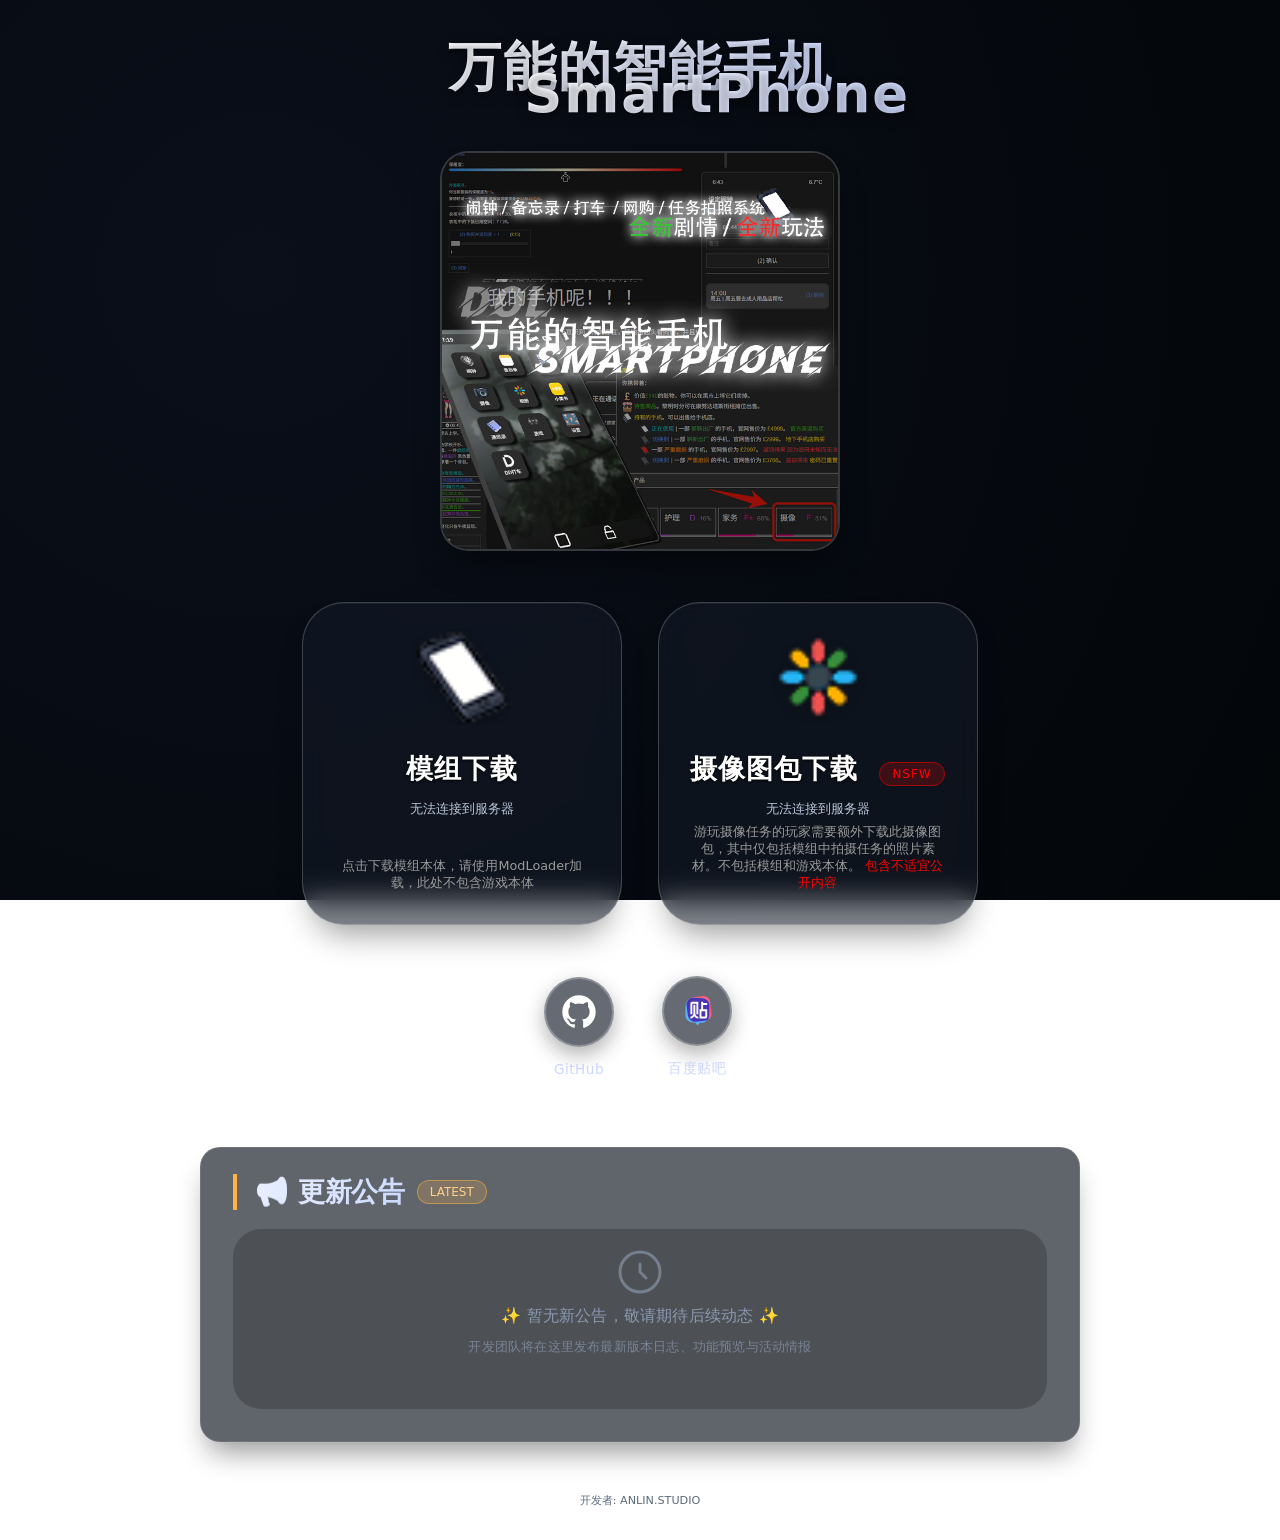
<file: Website/index.html>
<!DOCTYPE html>
<html lang="zh-CN">
<head>
    <meta charset="UTF-8">
    <meta name="viewport" content="width=device-width, initial-scale=1.0, user-scalable=yes">
    <title>万能智能手机 · 下载中心</title>
    <style>
        * {
            margin: 0;
            padding: 0;
            box-sizing: border-box;
            user-select: none;
        }

        body {
            min-height: 100vh;
            background: radial-gradient(circle at 20% 30%, #0a0f1a, #030609);
            background-attachment: fixed;
            font-family: 'Segoe UI', 'Poppins', 'Inter', system-ui, -apple-system, 'Roboto', sans-serif;
            justify-content: center;
            align-items: center;
            padding: 0;
        }

        /* 主容器，让内容垂直排列并居中 */
        .main-container {
            width: 100%;
            display: flex;
            flex-direction: column;
            align-items: center;
            gap: 2.2rem;
            padding: 2rem 1.5rem;
        }

        /* 顶部公告条 — 跳转链接区域 */
        .announcement-banner {
            width: 100%;
            background: rgba(20, 25, 40, 0.55);
            backdrop-filter: blur(12px);
            -webkit-backdrop-filter: blur(12px);
            padding: 0.9rem 1.8rem;
            margin-top: 2rem;
            text-align: center;
            border: 1px solid rgba(255, 255, 255, 0.15);
            box-shadow: 0 8px 20px rgba(0, 0, 0, 0.3), inset 0 1px 0 rgba(255, 255, 255, 0.05);
            transition: all 0.2s ease;
        }

        .announcement-text {
            font-size: 1rem;
            font-weight: 500;
            color: #f0f3fa;
            letter-spacing: 0.3px;
            line-height: 1.45;
            display: inline-block;
            text-shadow: 0 1px 2px rgba(0, 0, 0, 0.2);
        }

        .announcement-text a {
            color: #ffd966;
            font-weight: 700;
            text-decoration: none;
            border-bottom: 2px solid rgba(255, 217, 102, 0.5);
            transition: all 0.2s;
            margin-left: 8px;
            display: inline-block;
        }

        .announcement-text a:hover {
            color: #ffcd38;
            border-bottom-color: #ffcd38;
            transform: scale(1.02);
            text-shadow: 0 0 6px rgba(255, 217, 102, 0.5);
        }

        /* 主标题 毛玻璃加重 */
        .glow-title {
            font-size: 3.3rem;
            font-weight: 800;
            text-align: center;
            background: linear-gradient(135deg, #FFFFFF 0%, #cdd9ff 100%);
            background-clip: text;
            -webkit-background-clip: text;
            color: transparent;
            text-shadow: 0 2px 5px rgba(0, 0, 0, 0.2);
            letter-spacing: 2px;
            margin-bottom: 0.25rem;
            filter: drop-shadow(0 4px 6px rgba(0, 0, 0, 0.4));
        }

        /* 双按钮区域 (水平居中) */
        .buttons-area {
            display: flex;
            flex-wrap: wrap;
            justify-content: center;
            align-items: stretch;
            gap: 2.2rem;
            width: 100%;
            margin: 0.5rem 0;
        }

        /* 毛玻璃卡片按钮样式 — 大尺寸 居中块 */
        .glass-card {
            display: flex;
            flex-direction: column;
            flex: 0 1 320px;

            min-width: 280px;
            width: 320px;
            background: rgba(20, 28, 40, 0.55);
            backdrop-filter: blur(14px);
            -webkit-backdrop-filter: blur(14px);
            border-radius: 42px;
            padding: 1.6rem 1rem 1.8rem 1rem;
            text-align: center;
            transition: transform 0.25s ease, box-shadow 0.3s ease;
            border: 1px solid rgba(255, 255, 255, 0.2);
            box-shadow: 0 20px 32px -12px rgba(0, 0, 0, 0.4), inset 0 0.5px 0 rgba(255,255,255,0.1);
            cursor: pointer;
        }

        .glass-card:hover {
            transform: translateY(-6px);
            background: rgba(30, 38, 55, 0.7);
            border-color: rgba(255, 215, 120, 0.5);
            box-shadow: 0 28px 36px -12px rgba(0, 0, 0, 0.5);
        }

        /* 按钮内图片样式 — 固定合理尺寸且居中 */
        .card-icon {
            width: 96px;
            height: 96px;
            margin: 0 auto 1rem auto;
            display: flex;
            align-items: center;
            justify-content: center;
            overflow: hidden;
        }

        .card-icon img {
            width: 100%;
            height: 100%;
            object-fit: contain;
            filter: drop-shadow(0 4px 6px rgba(0, 0, 0, 0.3));
            transition: transform 0.2s;
        }

        .glass-card:hover .card-icon img {
            transform: scale(1.02);
        }

        .card-title {
            font-size: 1.7rem;
            font-weight: 700;
            color: #ffffff;
            margin: 0.6rem 0 0.3rem;
            letter-spacing: 1px;
            text-shadow: 0 1px 3px black;
        }

        .card-desc {
            font-size: 0.8rem;
            color: #9b9b9b;
            display: inline-block;
            padding: 0.2rem 1rem;
            border-radius: 40px;
            margin-top: 6px;
        }

        .card-fn {
            color: #b9c7d9;
        }

        .card-desc:last-of-type {
            margin-top: auto; /* 将最后一段描述推到底部 */
        }

        /* 海报区域 - 1:1 正方形 */
        .poster-section {
            width: 100%;
            max-width: 400px;
            margin: 0.5rem auto;
        }

        .poster-container {
            position: relative;
            width: 100%;
            aspect-ratio: 1 / 1;
            border-radius: 28px;
            overflow: hidden;
            background: rgba(0, 0, 0, 0.3);
            backdrop-filter: blur(8px);
            border: 2px solid rgba(255, 255, 255, 0.2);
            box-shadow: 0 20px 32px -12px rgba(0, 0, 0, 0.5);
            transition: transform 0.3s ease, box-shadow 0.3s ease;
        }

        .poster-container img {
            width: 100%;
            height: 100%;
            object-fit: cover;
            display: block;
        }

        /* 圆形链接按钮区域 */
        .social-links {
            display: flex;
            justify-content: center;
            align-items: center;
            gap: 2rem;
            margin: 0.5rem 0 1rem;
            flex-wrap: wrap;
        }

        .circle-link {
            display: flex;
            flex-direction: column;
            align-items: center;
            gap: 0.6rem;
            text-decoration: none;
            transition: transform 0.2s ease;
            cursor: pointer;
        }

        .circle-link:hover {
            transform: translateY(-4px);
        }

        .circle-icon {
            width: 70px;
            height: 70px;
            background: rgba(20, 28, 40, 0.65);
            backdrop-filter: blur(12px);
            border-radius: 50%;
            display: flex;
            align-items: center;
            justify-content: center;
            border: 2px solid rgba(255, 255, 255, 0.25);
            box-shadow: 0 8px 20px rgba(0, 0, 0, 0.3);
            transition: all 0.2s ease;
        }

        .circle-link:hover .circle-icon {
            background: rgba(255, 180, 70, 0.3);
            border-color: rgba(255, 200, 100, 0.7);
            box-shadow: 0 0 18px rgba(255, 180, 70, 0.3);
        }

        .circle-icon svg {
            width: 40px;
            height: 40px;
            transition: transform 0.2s;
        }

        .circle-link:hover .circle-icon svg {
            transform: scale(1.05);
        }

        .circle-label {
            font-size: 0.85rem;
            font-weight: 500;
            color: #cdd9ff;
            padding: 0.3rem 1rem;
            border-radius: 40px;
            letter-spacing: 0.5px;
        }

        /* 更新公告区域 — 毛玻璃效果 */
        .update-section {
            width: 100%;
            max-width: 880px;
            background: rgba(12, 18, 28, 0.65);
            backdrop-filter: blur(12px);
            -webkit-backdrop-filter: blur(12px);
            border-radius: 20px;
            padding: 1.6rem 2rem 2rem 2rem;
            margin-top: 0.8rem;
            border: 1px solid rgba(255, 255, 255, 0.1);
            box-shadow: 0 18px 28px -8px rgba(0, 0, 0, 0.4);
            transition: all 0.2s;
        }

        .update-header {
            display: flex;
            align-items: center;
            gap: 12px;
            margin-bottom: 1.2rem;
            border-left: 4px solid #ffb347;
            padding-left: 18px;
        }

        .update-header h2 {
            font-size: 1.7rem;
            font-weight: 600;
            background: linear-gradient(120deg, #e9f0ff, #cbd9ff);
            background-clip: text;
            -webkit-background-clip: text;
            color: transparent;
            letter-spacing: -0.3px;
        }

        .update-badge {
            background: rgba(255, 180, 70, 0.2);
            padding: 4px 12px;
            border-radius: 60px;
            font-size: 0.75rem;
            font-weight: 500;
            color: #ffcf8a;
            border: 0.5px solid rgba(255, 180, 70, 0.5);
        }

        .error {
            color: red;
            background: rgba(255, 0, 0, 0.2);
            border: 0.5px solid rgba(255, 0, 0, 0.5);
            text-shadow: none;
        }

        .update-content {
            color: #cbd5e6;
            font-size: 1rem;
            line-height: 1.55;
            background: rgba(0, 0, 0, 0.2);
            border-radius: 28px;
            padding: 1.2rem 1.5rem;
            min-height: 180px;
            word-break: break-word;
            font-weight: 400;
            letter-spacing: 0.2px;
        }

        /* 留空提示占位符 (表示待更新) */
        .empty-placeholder {
            display: flex;
            flex-direction: column;
            align-items: center;
            justify-content: center;
            gap: 8px;
            color: #8a99b0;
        }

        .empty-placeholder svg {
            opacity: 0.5;
        }

        .empty-placeholder p {
            font-size: 1rem;
            font-weight: 400;
        }

        /* 响应式 */
        @media (max-width: 760px) {
            .buttons-area {
                gap: 1.5rem;
            }
            .glass-card {
                width: 280px;
                padding: 1.2rem 0.8rem 1.4rem;
            }
            .card-icon {
                width: 76px;
                height: 76px;
            }
            .card-title {
                font-size: 1.4rem;
            }
            .glow-title {
                font-size: 2.4rem;
            }
            .announcement-text {
                font-size: 0.85rem;
            }
            .update-content {
                padding: 0;
            }
            .update-section {
                padding: 1rem 1.2rem;
                border-radius: 10px;
            }
            .circle-icon {
                width: 55px;
                height: 55px;
            }
            .circle-icon svg {
                width: 30px;
                height: 30px;
            }
            .circle-label {
                font-size: 0.7rem;
            }
            .poster-section {
                max-width: 280px;
            }
        }

        .glass-card:active {
            transform: scale(0.98);
            transition: 0.05s;
        }

        a {
            text-decoration: none;
        }

        footer {
            text-align: center;
            font-size: 0.7rem;
            color: #5a6b7c;
            margin-top: 1rem;
        }
    </style>
</head>
<body>
<!-- 最上方 跳转链接 活动入口 -->
<!-- <div class="announcement-banner">
    <div class="announcement-text">
        拍照任务投稿通道已经开启 | 分享你的拍照任务，帮助其他玩家完成挑战！<br>
        您需要提供的：完成条件、相关名声、配图文案、图片（可选、可以使用AI画出大概的你期望的样子，我们视质量使用）和多条可能的预设评论。<br>
        <a href="https://dol.alseece.top/submit.html" target="_blank" rel="noopener noreferrer">快来参与活动吧 🚀</a>
    </div>
</div> -->
<div class="main-container">
    <!-- 主标题：万能的智能手机 -->
    <div class="glow-title">
        万能的智能手机
    </div>
    <div class="glow-title" style="position: absolute; transform: translateX(20%) translateY(50%);">
        SmartPhone
    </div>
    <div id="version" class="glow-title" style="font-size: 2rem; color: #008fff2e;">
        VERSION
    </div>

    <!-- 1:1 海报显示区域 (根目录 poster.jpg) -->
    <div class="poster-section">
        <div class="poster-container">
            <img src="assets/poster.jpg" alt="万能智能手机海报" onerror="this.onerror=null; this.src='data:image/svg+xml,%3Csvg xmlns=\'http://www.w3.org/2000/svg\' viewBox=\'0 0 400 400\'%3E%3Crect width=\'400\' height=\'400\' fill=\'%231a2538\'/%3E%3Ctext x=\'200\' y=\'200\' font-size=\'20\' text-anchor=\'middle\' fill=\'%238a99b0\'%3E海报加载中...%3C/text%3E%3C/svg%3E';">
        </div>
    </div>

    <!-- 两个大按钮居中，间距适中 (毛玻璃效果 + 图片) -->
    <div class="buttons-area">
        <!-- 模组下载按钮 -->
        <div class="glass-card" id="modBtn">
            <div class="card-icon">
                <img src="assets/phone.png" alt="模组下载">
            </div>
            <div class="card-title">模组下载</div>
            <div id="modDesc" class="card-desc card-fn"></div>
            <div class="card-desc">点击下载模组本体，请使用ModLoader加载，此处不包含游戏本体</div>
        </div>

        <!-- 摄像图包下载按钮 -->
        <div class="glass-card" id="photoBtn">
            <div class="card-icon">
                <img src="assets/album.png" alt="摄像图包下载">
            </div>
            <div class="card-title">摄像图包下载&nbsp;&nbsp;<span class="update-badge error">NSFW</span></div>
            <div id="photoDesc" class="card-desc card-fn"></div>
            <div class="card-desc">
                游玩摄像任务的玩家需要额外下载此摄像图包，其中仅包括模组中拍摄任务的照片素材。不包括模组和游戏本体。
                <span style="color: red">包含不适宜公开内容</span>
            </div>
        </div>
    </div>

    <!-- 两个圆形链接按钮 (GitHub + 百度贴吧) -->
    <div class="social-links">
        <a href="https://github.com/ANLINSTUDIO/Degrees-of-Lewdity-DolSmartPhone" class="circle-link" target="_blank" rel="noopener noreferrer">
            <div class="circle-icon">
                <svg viewBox="0 0 24 24" fill="none" xmlns="http://www.w3.org/2000/svg">
                    <path d="M12 2C6.477 2 2 6.477 2 12c0 4.42 2.865 8.166 6.839 9.489.5.092.682-.217.682-.482 0-.237-.008-.866-.013-1.7-2.782.603-3.369-1.34-3.369-1.34-.454-1.156-1.11-1.462-1.11-1.462-.908-.62.069-.608.069-.608 1.003.07 1.531 1.03 1.531 1.03.892 1.529 2.341 1.087 2.91.832.092-.647.35-1.088.636-1.338-2.22-.253-4.555-1.11-4.555-4.943 0-1.091.39-1.984 1.03-2.682-.103-.253-.447-1.27.098-2.646 0 0 .84-.269 2.75 1.025.8-.223 1.65-.334 2.5-.334.85 0 1.7.111 2.5.334 1.91-1.294 2.75-1.025 2.75-1.025.545 1.376.201 2.393.099 2.646.64.698 1.03 1.591 1.03 2.682 0 3.841-2.337 4.687-4.565 4.935.359.309.678.919.678 1.852 0 1.336-.012 2.415-.012 2.743 0 .267.18.578.688.48C19.138 20.161 22 16.418 22 12c0-5.523-4.477-10-10-10z" fill="white"/>
                </svg>
            </div>
            <span class="circle-label">GitHub</span>
        </a>
        <a href="https://tieba.baidu.com/p/10532612839" class="circle-link" target="_blank" rel="noopener noreferrer">
            <div class="circle-icon">
                <svg t="1774760840816" class="icon" viewBox="0 0 1024 1024" version="1.1" xmlns="http://www.w3.org/2000/svg" p-id="4500" width="200" height="200"><path d="M222.059497 183.140732m192.574849-23.645218l220.979639-27.132888q192.574849-23.645218 216.220068 168.929631l29.661613 241.574449q23.645218 192.574849-168.929631 216.220068l-220.97964 27.132888q-192.574849 23.645218-216.220067-168.929631l-29.661613-241.57445q-23.645218-192.574849 168.929631-216.220067Z" fill="#FC607E" p-id="4501"></path><path d="M421.123518 175.640181a194.021053 194.021053 0 0 1 1.310105 0.056337l222.800425 8.481202a194.021053 194.021053 0 0 1 186.484851 200.056192l-7.642653 242.896869a194.021053 194.021053 0 0 1-201.362573 187.785544l-41.415643-1.647934-50.091415 65.228284a7.168 7.168 0 0 1-0.616591 0.727301l-0.683221 0.626884a7.168 7.168 0 0 1-10.050999-1.372267l-53.667761-69.592594-66.281362-2.50437A194.021053 194.021053 0 0 1 213.368336 606.332006l7.74964-242.910005A194.021053 194.021053 0 0 1 421.123518 175.640181z" fill="#58B6FD" p-id="4502"></path><path d="M421.187368 175.696842h1.239579l222.800842 8.515369a194.021053 194.021053 0 0 1 186.47579 200.003368l-7.653053 242.957474a193.104842 193.104842 0 0 1-35.570526 106.010947 194.775579 194.775579 0 0 1-75.883789 25.869474l-220.968422 27.162947a194.021053 194.021053 0 0 1-216.225684-168.96l-29.642105-241.55621a193.805474 193.805474 0 0 1 64.512-169.445053c31.905684-20.48 70.117053-31.905684 110.915368-30.612211z" fill="#4835B1" p-id="4503"></path><path d="M619.250526 277.719579a4.311579 4.311579 0 0 1 4.688842-4.688842h39.882106c2.425263-0.161684 4.527158 2.155789 4.311579 4.634947v31.797895h101.645473c2.640842-0.269474 4.904421 2.155789 4.581053 4.850526v40.04379c0.053895 1.455158-0.215579 3.018105-1.347368 3.98821-1.616842 1.562947-3.934316 1.077895-5.928422 1.185684h-98.950736V466.728421h100.24421c2.694737-0.323368 4.904421 2.209684 4.581053 4.850526v183.781053a50.607158 50.607158 0 0 1-9.054316 29.049263 49.044211 49.044211 0 0 1-28.564211 19.671579c-6.736842 1.724632-13.689263 1.293474-20.587789 1.347369h-132.527158c-1.401263 0-2.910316-0.269474-3.826526-1.401264-1.616842-1.832421-1.024-4.473263-1.13179-6.736842V474.327579c0.107789-2.048-0.431158-4.473263 1.077895-6.144 0.916211-1.239579 2.479158-1.509053 3.934316-1.455158h36.917895V277.719579m7.006315 377.640421h97.872842V516.742737H626.256842c-0.161684 46.187789 0 92.375579-0.053895 138.617263zM353.441684 293.025684a48.505263 48.505263 0 0 1 38.049684-19.240421h149.773474a4.203789 4.203789 0 0 1 4.419369 3.395369c0.269474 1.940211 0.107789 3.988211 0.161684 5.928421v307.146105c0.377263 2.694737-1.940211 5.389474-4.634948 5.12h-39.774315a4.311579 4.311579 0 0 1-4.527158-4.419369V323.745684H392.030316v261.712842c-0.053895 2.155789 0.107789 4.311579-0.161684 6.467369a4.257684 4.257684 0 0 1-4.365474 3.449263h-39.882105a4.311579 4.311579 0 0 1-4.527158-4.419369V324.446316a50.714947 50.714947 0 0 1 10.24-31.474527z" fill="#FFFFFF" p-id="4504"></path><path d="M420.001684 357.052632c-0.269474-2.586947 2.048-4.958316 4.581053-4.688843h39.774316A4.203789 4.203789 0 0 1 468.884211 355.705263c0.215579 2.048 0.107789 4.096 0.107789 6.090105v192.458106c0.053895 10.024421-0.377263 20.048842 1.293474 29.965473 3.125895 20.48 13.042526 40.043789 28.887579 53.194106 12.449684 10.509474 28.079158 16.707368 44.085894 18.593684 2.155789-0.161684 2.694737 2.317474 2.640842 3.98821v40.04379c0.107789 1.778526-0.323368 3.772632-1.832421 4.850526-1.832421 1.832421-4.527158 0.916211-6.790736 0.700632a126.976 126.976 0 0 1-64.943158-27.917474 146.593684 146.593684 0 0 1-27.701895-30.342737c-0.538947 0.323368-0.862316 0.916211-1.239579 1.401263a136.084211 136.084211 0 0 1-56.912842 47.481264c-12.072421 5.281684-24.953263 8.623158-38.049684 9.862736-2.694737 0.538947-5.281684-1.886316-5.22779-4.634947-0.107789-13.797053 0-27.594105 0-41.391158a5.820632 5.820632 0 0 1 1.347369-4.096c20.641684-2.694737 40.097684-13.527579 53.786947-29.58821 13.689263-15.791158 21.557895-36.702316 21.719579-57.829053V357.052632z" fill="#FFFFFF" p-id="4505"></path></svg>
            </div>
            <span class="circle-label">百度贴吧</span>
        </a>
    </div>

    <!-- 更新公告区域 -->
    <div class="update-section">
        <div class="update-header">
            <h2>📢 更新公告</h2>
            <div class="update-badge">LATEST</div>
        </div>
        <div class="update-content" id="updateContent">
            <div class="empty-placeholder">
                <svg width="48" height="48" viewBox="0 0 24 24" fill="none" xmlns="http://www.w3.org/2000/svg">
                    <path d="M12 8V12L15 15M12 22C17.5228 22 22 17.5228 22 12C22 6.47715 17.5228 2 12 2C6.47715 2 2 6.47715 2 12C2 17.5228 6.47715 22 12 22Z" stroke="#9aaec5" stroke-width="1.5" stroke-linecap="round"/>
                </svg>
                <p>✨ 暂无新公告，敬请期待后续动态 ✨</p>
                <p style="font-size:0.8rem; opacity:0.7;">开发团队将在这里发布最新版本日志、功能预览与活动情报</p>
            </div>
            <div id="update-content-inner" style="text-align: start; display: none;"></div>
        </div>
    </div>
    <footer>
        开发者: ANLIN.STUDIO
    </footer>
</div>

<script>
    (async function() {
        // 定义准确的下载链接
        const MOD_API_KEY = "DoL-SmartPhone-Self";
        const PHOTO_API_KEY = "DoL-SmartPhone-PhotoPack";
        const API_URL = "https://sb.alseece.top/2/value.php";

        // 从URL中提取文件名
        function getFileNameFromUrl(url) {
            try {
                const urlWithoutQuery = url.split('?')[0];
                const parts = urlWithoutQuery.split('/');
                return decodeURIComponent(parts.pop()) || '未知文件';
            } catch (e) {
                return '下载文件';
            }
        }

        async function fetchDownloadUrl(key, nocount = true) {
            try {
                const response = await fetch(`${API_URL}?key=${encodeURIComponent(key)}&nocount=${nocount ? 1 : 0}`, {
                    mode: 'cors',
                    credentials: 'omit'
                });
                
                if (!response.ok) {
                    throw new Error(`HTTP ${response.status}`);
                }
                
                const data = await response.json();
                
                if (data.error) {
                    throw new Error(data.error);
                }
                
                return data.value;
            } catch (error) {
                console.error(`获取 ${key} 失败:`, error);
                return null;
            }
        }

        // 获取模组下载链接
        const MOD_URL = await fetchDownloadUrl(MOD_API_KEY);
        // 获取摄像图包下载链接
        const PHOTO_URL = await fetchDownloadUrl(PHOTO_API_KEY);
 
        // 动态设置描述文本
        const modDesc = document.getElementById('modDesc');
        const photoDesc = document.getElementById('photoDesc');
        if (modDesc && MOD_URL) {
            modDesc.textContent = getFileNameFromUrl(MOD_URL);
        } else if (modDesc) {
            modDesc.textContent = '无法连接到服务器';
        }
        if (photoDesc && PHOTO_URL) {
            photoDesc.textContent = getFileNameFromUrl(PHOTO_URL);
        } else if (photoDesc) {
            photoDesc.textContent = '无法连接到服务器';
        }

        // 异步获取最新版本和公告内容
        (async function() {
            const element = document.querySelector('#update-content-inner');
            const placeholder = document.querySelector('.empty-placeholder');
            if (!element) return;
            try {
                const response = await fetch('https://sb.alseece.top/2/value.php?key=DoL-SmartPhone-Notice&nocount=1', {
                    mode: 'cors',
                    credentials: 'omit'
                });
                const data = await response.json();
                if (data && !data.error && data.value) {
                    let content = data.value;
                    content = content.replaceAll('\n', '<br>');
                    element.innerHTML = content;
                    element.style.display = 'block';
                    if (placeholder) placeholder.style.display = 'none';
                }
            } catch (error) {
                console.log('公告加载失败，使用默认占位');
                if (placeholder) placeholder.style.display = 'flex';
                element.style.display = 'none';
            }

            const element_version = document.querySelector('#version');
            if (!element_version) return;
            try {
                const response = await fetch('https://sb.alseece.top/2/value.php?key=DoL-SmartPhone-LastestVersion&nocount=1', {
                    mode: 'cors',
                    credentials: 'omit'
                });
                const data = await response.json();
                if (data && !data.error && data.value) {
                    let content = data.value;
                    content = content.replaceAll('\n', '<br>');
                    element_version.innerHTML = content;
                }
            } catch (error) {
                element_version.style.display = 'none';
            }
        })();

        // 获取按钮元素
        const modBtn = document.getElementById('modBtn');
        const photoBtn = document.getElementById('photoBtn');

        // 下载函数
        function triggerDownload(key) {
            if (!key) return;
            (async function() {
                const url = await fetchDownloadUrl(key, false);
                if (!url) {
                    alert('下载链接获取失败，请稍后再试');
                    return;
                }
                const link = document.createElement('a');
                link.href = url;
                const urlParts = url.split('/');
                let suggestedName = urlParts.pop() || 'download.zip';
                if (suggestedName.indexOf('?') !== -1) suggestedName = suggestedName.split('?')[0];
                link.download = suggestedName;
                document.body.appendChild(link);
                link.click();
                document.body.removeChild(link);
            })();
        }

        // 绑定下载事件
        modBtn.addEventListener('click', (e) => {
            e.stopPropagation();
            triggerDownload(MOD_API_KEY);
        });

        photoBtn.addEventListener('click', (e) => {
            e.stopPropagation();
            triggerDownload(PHOTO_API_KEY);
        });

        // 键盘可访问性
        modBtn.setAttribute('role', 'button');
        modBtn.setAttribute('tabindex', '0');
        photoBtn.setAttribute('role', 'button');
        photoBtn.setAttribute('tabindex', '0');

        modBtn.addEventListener('keypress', (e) => {
            if (e.key === 'Enter' || e.key === ' ') {
                e.preventDefault();
                triggerDownload(MOD_API_KEY);
            }
        });
        photoBtn.addEventListener('keypress', (e) => {
            if (e.key === 'Enter' || e.key === ' ') {
                e.preventDefault();
                triggerDownload(PHOTO_API_KEY);
            }
        });
    })();
</script>
</body>
</html>
</file>
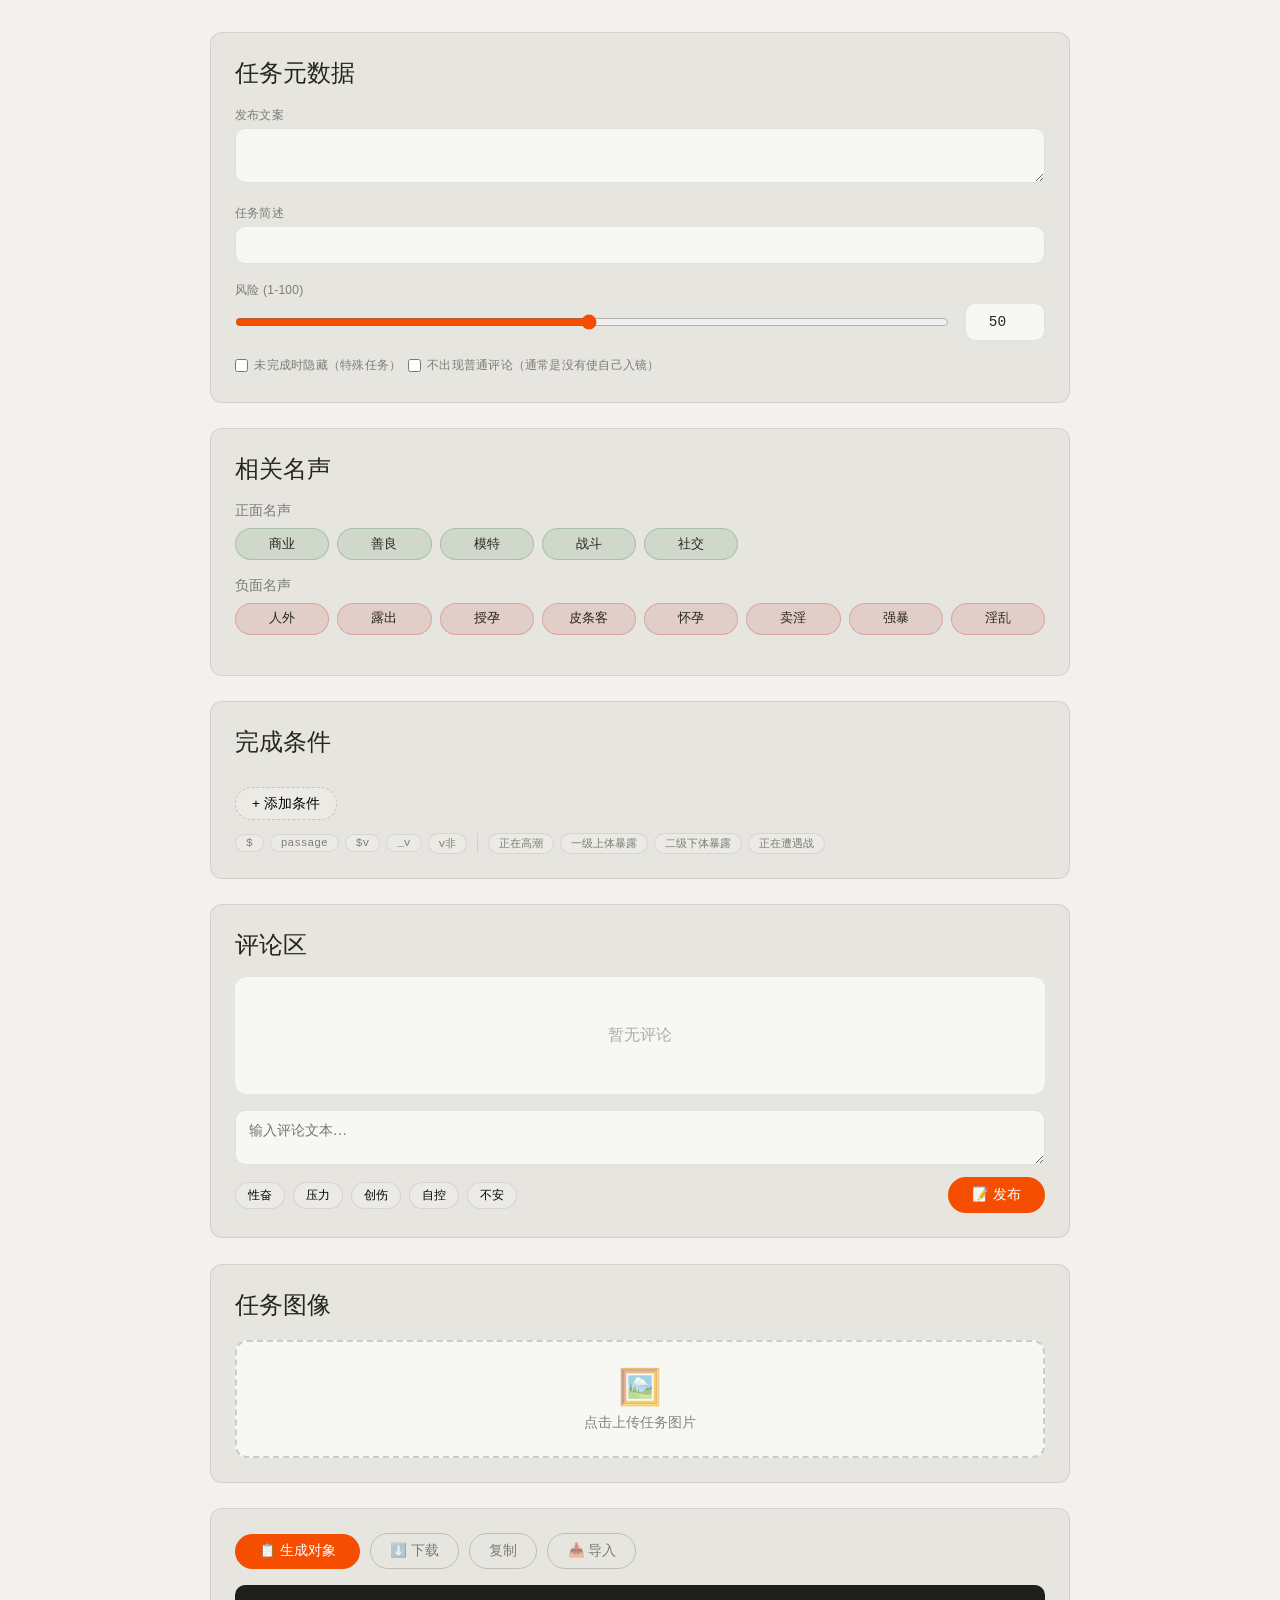
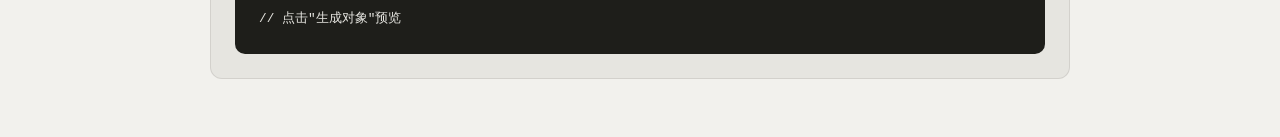
<file: Website/tasks/index.html>
<!DOCTYPE html>
<html lang="zh-CN">
<head>
    <meta charset="UTF-8">
    <meta name="viewport" content="width=device-width, initial-scale=1.0, viewport-fit=cover">
    <title>DoL · 摄像任务编辑器</title>
    <link rel="stylesheet" href="styles.css">
</head>
<body>
    <div class="app">
        <div class="card">
            <div class="card-header"><h2>任务元数据</h2></div>
            <div><label>发布文案</label><textarea id="taskMsg" rows="2"></textarea></div>
            <div class="mt-3"><label>任务简述</label><input id="taskDesc"></div>
            <div class="mt-3"><label>风险 (1-100)</label>
                <div class="slider-group">
                    <input type="range" id="riskSlider" min="1" max="100" value="50">
                    <input type="number" id="riskInput" class="risk-value" min="1" max="100" value="50">
                </div>
            </div>
            <div class="flex-row mt-3 horizontal-check">
                <label><input type="checkbox" id="hideCheck"> 未完成时隐藏（特殊任务）</label>
                <label><input type="checkbox" id="uncommonCheck"> 不出现普通评论（通常是没有使自己入镜）</label>
            </div>
        </div>

        <div class="card">
            <div class="card-header"><h2>相关名声</h2></div>
            <div class="fame-section">
                <h3>正面名声</h3>
                <div class="fame-grid" id="famePositive"></div>
            </div>
            <div class="fame-section">
                <h3>负面名声</h3>
                <div class="fame-grid" id="fameNegative"></div>
            </div>
            <input type="hidden" id="famesHidden">
        </div>

        <div class="card">
            <div class="card-header"><h2>完成条件</h2></div>
            <div id="conditionsList" class="kv-list"></div>
            <button class="add-btn mt-2" id="addConditionBtn">+ 添加条件</button>
            <div class="flex-row mt-2" style="gap:6px;">
                <button class="quick-key-btn" data-key="$" data-value="() => { return |*| }" data-action="cursor">$</button>
                <button class="quick-key-btn" data-key="passage" data-action="focus">passage</button>
                <button class="quick-key-btn" data-key="$v" data-action="select" data-select="v">$v</button>
                <button class="quick-key-btn" data-key="_v" data-action="select" data-select="v">_v</button>
                <button class="quick-key-btn" data-key="v非" data-action="select" data-select="v">v非</button>
                <span class="quick-separator"></span>
                <button class="quick-key-btn" data-key="$havingOrgasm" data-value="true">正在高潮</button>
                <button class="quick-key-btn" data-key="exposed" data-value="1">一级上体暴露</button>
                <button class="quick-key-btn" data-key="exposed" data-value="2">二级下体暴露</button>
                <button class="quick-key-btn" data-key="combat" data-value="1">正在遭遇战</button>
            </div>
        </div>

        <div class="card">
            <div class="card-header"><h2>评论区</h2></div>
            <div class="comment-section" id="commentSection">
                <div id="commentList"></div>
            </div>
            <div class="input-area">
                <div class="reply-indicator" id="replyIndicator" style="display:none;">
                    ↩️ 回复 <strong id="replyTargetName"></strong>
                    <button class="cancel-reply-btn" id="cancelReplyBtn">✕</button>
                </div>
                <textarea id="commentInput" rows="2" placeholder="输入评论文本…"></textarea>
                <div class="flex-row" style="justify-content:space-between; margin-top:8px;">
                    <div class="effect-bar" id="effectBar"></div>
                    <div class="flex-row">
                        <button class="btn-outline" id="cancelReplyBtn2" style="display:none;">取消回复</button>
                        <button class="btn-primary" id="publishBtn">📝 发布</button>
                    </div>
                </div>
            </div>
        </div>

        <div class="card">
            <div class="card-header"><h2>任务图像</h2></div>
            <!-- 图像上传区域 -->
            <div class="image-upload-section">
                <div class="image-upload-area" id="imageUploadArea">
                    <div class="image-upload-placeholder" id="imagePlaceholder">
                        <span class="upload-icon">🖼️</span>
                        <span class="upload-text">点击上传任务图片</span>
                    </div>
                    <img id="imagePreview" class="image-preview" style="display:none;" alt="任务图片预览">
                    <button class="btn-outline image-remove-btn" id="imageRemoveBtn" style="display:none;">✕ 移除图片</button>
                    <input type="file" id="imageInput" accept="image/*" style="display:none;">
                </div>
            </div>
        </div>

        <div class="card export-area">
            <div class="flex-row">
                <button class="btn-primary" id="exportBtn">📋 生成对象</button>
                <button class="btn-outline" id="downloadBtn">⬇️ 下载</button>
                <button class="btn-outline" id="copyBtn">复制</button>
                <button class="btn-outline" id="importBtn">📥 导入</button>
            </div>
            <pre id="outputPreview" class="mt-3">// 点击"生成对象"预览</pre>
        </div>
    </div>

    <!-- 编辑模态框 -->
    <div id="editModal" class="modal-overlay" style="display:none;">
        <div class="modal-card">
            <h3 id="editModalTitle">✏️ 编辑评论</h3>
            <div><label>文本</label><textarea id="editText" rows="2"></textarea></div>
            <div class="mt-2"><label>影响标签</label><div id="editEffectPanel"></div></div>
            <div class="mt-2" id="editCondBlock">
                <label>条件 ( 条件表达式 如 "V.fame.social&gt;400" 或 "C.npc.Avery.love&lt;50" )</label>
                <input id="editCond">
                <div class="flex-row mt-2 horizontal-check">
                    <label><input type="checkbox" id="editAutoFunc" checked> 自动转为函数</label>
                    <label><input type="checkbox" id="editEnableElse"> 启用否条件评论</label>
                </div>
            </div>
            <div id="editCondReadonly" style="display:none;" class="mt-2">
                <label>条件说明</label>
                <div style="padding:0.6rem;background:var(--bg-lighter);border-radius:8px;font-size:0.8rem;color:var(--text-secondary);" id="readonlyCondText"></div>
            </div>
            <div class="flex-row mt-3" style="justify-content:space-between;">
                <button class="btn-outline" id="editDeleteBtn">🗑️ 删除</button>
                <div class="flex-row">
                    <button class="btn-outline" id="editCancelBtn">取消</button>
                    <button class="btn-primary" id="editConfirmBtn">确认</button>
                </div>
            </div>
        </div>
    </div>

    <!-- 自定义确认框 -->
    <div id="confirmModal" class="modal-overlay" style="display:none;">
        <div class="modal-card" style="max-width:360px; text-align:center;">
            <p id="confirmMessage" style="margin-bottom:1.5rem; font-size:1rem;"></p>
            <div class="flex-row" style="justify-content:center; gap:12px;">
                <button class="btn-outline" id="confirmCancel">取消</button>
                <button class="btn-primary" id="confirmOk">确定</button>
            </div>
        </div>
    </div>

    <!-- 导入模态框 -->
    <div id="importModal" class="modal-overlay" style="display:none;">
        <div class="modal-card">
            <h3>📥 导入对象数据</h3>
            <textarea id="importJson" rows="15" placeholder="粘贴 JSON 数据..."></textarea>
            <div class="flex-row mt-3" style="justify-content:flex-end; gap:12px;">
                <button class="btn-outline" id="importCancel">取消</button>
                <button class="btn-primary" id="importConfirm">反推填充</button>
            </div>
        </div>
    </div>

    <!-- Toast -->
    <div id="toast" class="toast"></div>

    <script src="script.js"></script>
</body>
</html>
</file>
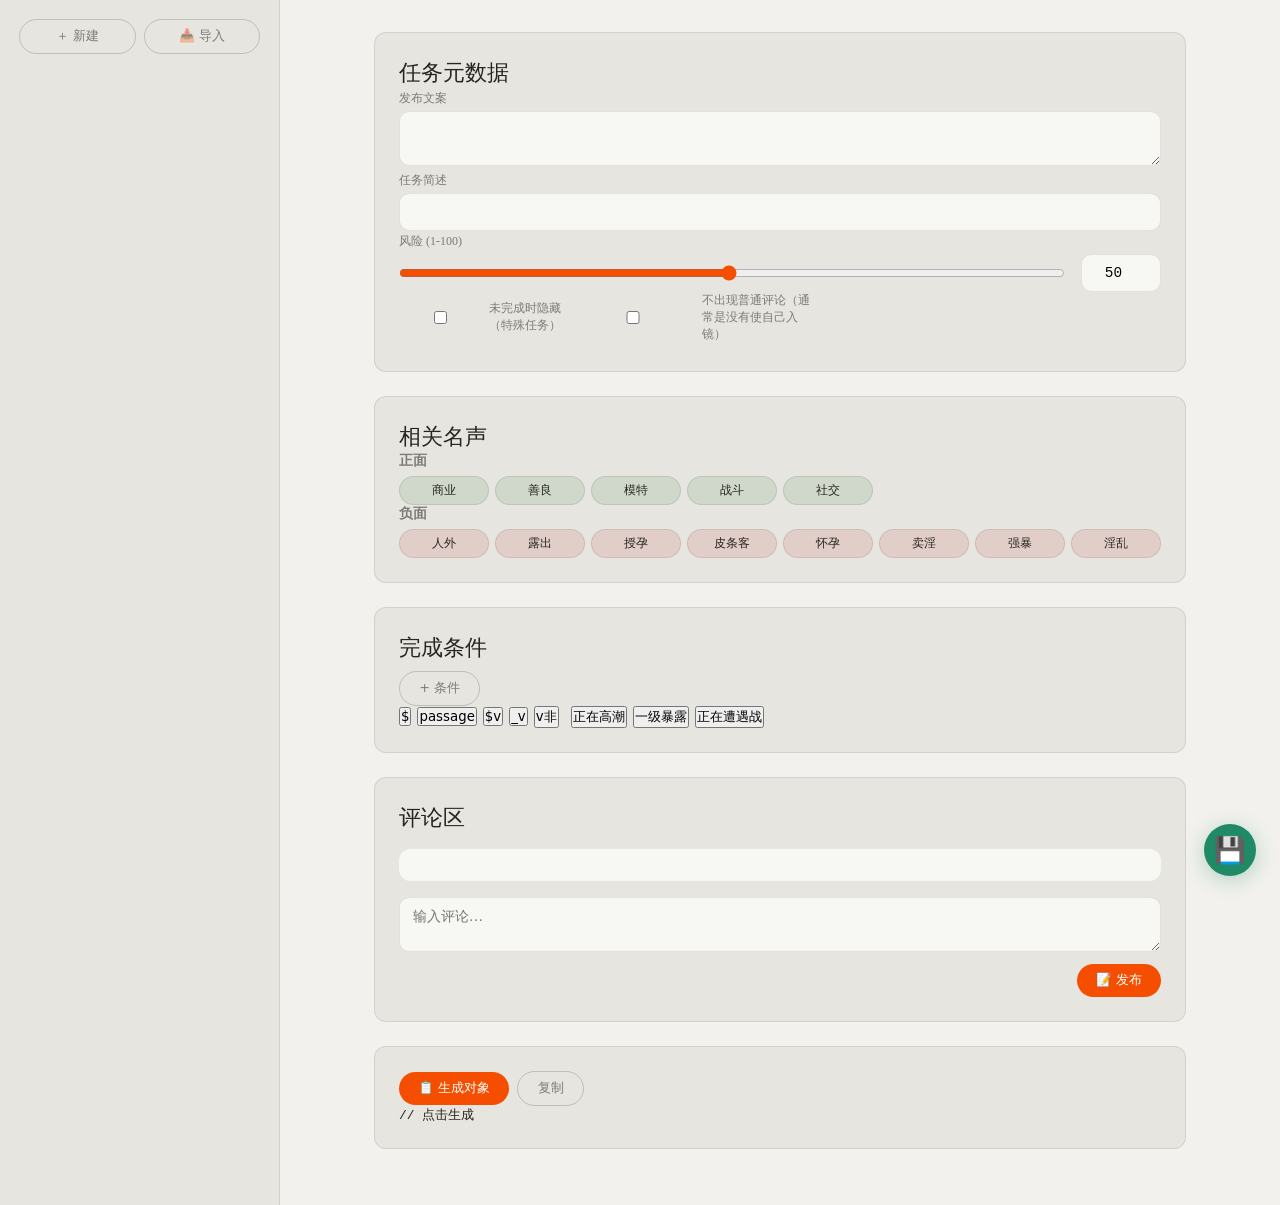
<file: Website/tasks/s/index.html>
<!DOCTYPE html>
<html lang="zh-CN">
<head>
  <meta charset="UTF-8">
  <meta name="viewport" content="width=device-width, initial-scale=1.0, viewport-fit=cover">
  <title>DoL · 摄像任务编辑器</title>
  <style>
    :root {
      --bg-page: #f2f1ed;
      --bg-surface: #e6e5e0;
      --bg-lighter: #f7f7f4;
      --text-primary: #26251e;
      --text-secondary: rgba(38, 37, 30, 0.55);
      --text-tertiary: rgba(38, 37, 30, 0.35);
      --accent: #f54e00;
      --accent-hover: #cf2d56;
      --positive: #2e7d32;
      --negative: #c62828;
      --success: #1f8a65;
      --border-light: oklab(0.263 -0.002 0.012 / 0.1);
      --border-medium: oklab(0.263 -0.002 0.012 / 0.2);
      --shadow-card: 0 28px 70px rgba(0,0,0,0.14), 0 14px 32px rgba(0,0,0,0.1), 0 0 0 1px oklab(0.263 -0.002 0.012 / 0.1);
      --radius: 12px;
      --sidebar-width: 280px;
    }
    *{margin:0;padding:0;box-sizing:border-box;}
    body{
      background:var(--bg-page);color:var(--text-primary);
      font-family:Georgia,'Times New Roman',ui-serif,serif;
      display:flex;min-height:100vh;
    }
    button{font-family:Inter,system-ui,sans-serif;cursor:pointer;}
    input,textarea,select{font-family:inherit;}
    .app-layout{display:flex;width:100%;min-height:100vh;position:relative;}

    /* 侧边栏 */
    .sidebar{
      width:var(--sidebar-width);background:var(--bg-surface);
      border-right:1px solid var(--border-light);
      flex-shrink:0;display:flex;flex-direction:column;
      transition:transform 0.25s ease;
      z-index:20;padding:1.2rem;
    }
    .sidebar-header{display:flex;gap:8px;margin-bottom:1rem;}
    .sidebar-header button{flex:1;white-space:nowrap;}
    .task-list{flex:1;overflow-y:auto;display:flex;flex-direction:column;gap:4px;}
    .task-item{
      padding:0.7rem;border-radius:8px;cursor:pointer;
      border:1px solid transparent;background:var(--bg-lighter);
      transition:all 0.15s;
    }
    .task-item.active{background:#fff;border-color:var(--accent);}
    .task-item h4{font-size:0.9rem;font-weight:500;margin-bottom:0.2rem;color:var(--text-primary);}
    .task-item .meta{font-size:0.7rem;color:var(--text-tertiary);}
    .no-tasks{font-size:0.8rem;color:var(--text-tertiary);text-align:center;padding:1rem;}

    /* 主区域 */
    .main{
      flex:1;display:flex;flex-direction:column;
      max-width:860px;width:100%;margin:0 auto;padding:2rem 1.5rem;
    }
    .card{
      background:var(--bg-surface);border-radius:var(--radius);
      border:1px solid var(--border-light);padding:1.5rem;margin-bottom:1.5rem;
    }
    .card-header h2{font-size:1.4rem;font-weight:400;}
    label{
      display:inline-flex;align-items:center;gap:0.4rem;
      font-size:0.75rem;text-transform:uppercase;color:var(--text-secondary);
      margin-bottom:0.25rem;
    }
    input,textarea{
      background:var(--bg-lighter);border:1px solid var(--border-light);
      border-radius:10px;padding:0.6rem 0.8rem;width:100%;font-size:0.9rem;
    }
    input:focus,textarea:focus{outline:none;border-color:var(--border-medium);box-shadow:0 4px 16px rgba(0,0,0,0.05);}
    .slider-group{display:flex;gap:1rem;align-items:center;}
    .slider-group input[type=range]{flex:1;accent-color:var(--accent);}
    .risk-value{width:80px;text-align:center;font-family:monospace;}
    .fame-section h3{font-size:0.85rem;margin-bottom:0.4rem;color:var(--text-secondary);}
    .fame-grid{display:grid;grid-template-columns:repeat(auto-fill,minmax(85px,1fr));gap:0.4rem;}
    .fame-chip{
      background:var(--bg-lighter);border:1px solid var(--border-light);border-radius:999px;
      padding:0.3rem 0.5rem;text-align:center;font-size:0.75rem;cursor:pointer;
    }
    .fame-chip.positive{background:rgba(46,125,50,0.12);}
    .fame-chip.negative{background:rgba(198,40,40,0.12);}
    .fame-chip.selected.positive{background:var(--positive);color:#fff;}
    .fame-chip.selected.negative{background:var(--negative);color:#fff;}
    .kv-list{display:flex;flex-direction:column;gap:0.4rem;margin-top:0.5rem;}
    .kv-row{display:flex;gap:0.4rem;align-items:center;}
    .kv-row input{flex:1;}
    .icon-btn{
      background:var(--bg-surface);border:1px solid var(--border-light);border-radius:8px;
      width:34px;height:34px;display:inline-flex;align-items:center;justify-content:center;
      font-size:1rem;color:var(--text-secondary);flex-shrink:0;
    }
    .btn-primary,.btn-outline,.btn-success{
      border-radius:999px;padding:0.5rem 1.2rem;font-size:0.8rem;border:none;
    }
    .btn-primary{background:var(--accent);color:#fff;}
    .btn-outline{background:transparent;border:1px solid var(--border-medium);color:var(--text-secondary);}
    .btn-success{background:var(--success);color:#fff;}

    .comment-section{background:var(--bg-lighter);border-radius:var(--radius);padding:1rem;margin-top:1rem;}
    .comment-item{display:flex;gap:8px;padding:0.5rem;border-bottom:1px solid var(--border-light);border-radius:6px;cursor:pointer;}
    .comment-item:hover{background:rgba(245,78,0,0.04);}
    .comment-avatar{width:32px;height:32px;border-radius:50%;background:var(--bg-surface);flex-shrink:0;display:flex;align-items:center;justify-content:center;font-size:0.7rem;font-weight:bold;color:var(--accent);}
    .comment-body{flex:1;}
    .comment-author-row{display:flex;justify-content:space-between;align-items:center;margin-bottom:2px;}
    .comment-author{font-size:0.7rem;color:var(--text-secondary);}
    .effect-badge{background:var(--accent);color:#fff;font-size:0.6rem;border-radius:10px;padding:1px 6px;margin-left:4px;}
    .comment-actions{display:flex;gap:4px;}
    .action-btn{background:transparent;border:1px solid var(--border-light);border-radius:999px;padding:0.1rem 0.6rem;font-size:0.65rem;color:var(--text-secondary);}
    .action-btn:hover{background:#fff;border-color:var(--border-medium);}
    .effect-bar{display:flex;flex-wrap:wrap;gap:6px;align-items:center;}
    .effect-cat-btn{
      background:var(--bg-surface);border:1px solid var(--border-light);border-radius:20px;
      padding:3px 10px;font-size:0.7rem;
    }
    .effect-cat-btn.has-value{background:var(--accent);color:#fff;}
    .sub-panel{
      position:absolute;background:#fff;border:1px solid var(--border-medium);border-radius:10px;
      padding:4px;display:flex;gap:4px;z-index:30;box-shadow:var(--shadow-card);
    }
    .sub-option{
      background:var(--bg-lighter);border:1px solid var(--border-light);border-radius:14px;
      padding:2px 8px;font-size:0.65rem;cursor:pointer;
    }
    .sub-option.selected{background:var(--accent);color:#fff;}
    .toast{position:fixed;top:20px;right:20px;background:var(--accent);color:#fff;padding:0.6rem 1.2rem;border-radius:30px;z-index:9999;opacity:0;transition:0.2s;}
    .toast.show{opacity:1;}
    .modal-overlay{position:fixed;top:0;left:0;width:100%;height:100%;background:rgba(38,37,30,0.3);backdrop-filter:blur(3px);display:flex;align-items:center;justify-content:center;z-index:100;}
    .modal-card{background:var(--bg-page);border-radius:18px;max-width:540px;width:92%;padding:1.8rem;box-shadow:var(--shadow-card);}
    .save-fab{position:fixed;bottom:24px;right:24px;width:52px;height:52px;border-radius:50%;background:var(--success);color:#fff;display:flex;align-items:center;justify-content:center;font-size:1.6rem;box-shadow:0 4px 20px rgba(31,138,101,0.3);z-index:50;border:none;}
    .mobile-sidebar-toggle{display:none;position:fixed;top:16px;left:16px;z-index:25;gap:8px;}
    .mobile-sidebar-toggle button{width:40px;height:40px;border-radius:50%;background:var(--bg-surface);border:1px solid var(--border-medium);}
    @media(max-width:768px){
      .sidebar{position:fixed;top:0;left:0;height:100%;transform:translateX(-100%);z-index:20;box-shadow:var(--shadow-card);}
      .sidebar.open{transform:translateX(0);}
      .mobile-sidebar-toggle{display:flex;}
      .main{padding:1rem;}
      .save-fab{bottom:16px;right:16px;}
    }
    .hidden{display:none;}
    .flex-row{display:flex;gap:8px;flex-wrap:wrap;align-items:center;}
  </style>
</head>
<body>
<div class="app-layout">
  <!-- 移动端切换按钮 -->
  <div class="mobile-sidebar-toggle">
    <button id="menuToggleBtn">☰</button>
    <button id="mobileNewTaskBtn">＋</button>
  </div>

  <!-- 侧边栏 -->
  <aside class="sidebar" id="sidebar">
    <div class="sidebar-header">
      <button class="btn-outline" id="newTaskBtn">＋ 新建</button>
      <button class="btn-outline" id="importTaskBtn">📥 导入</button>
    </div>
    <div class="task-list" id="taskList"></div>
  </aside>

  <!-- 主编辑区 -->
  <main class="main" id="mainContent">
    <div class="card">
      <div class="card-header"><h2>任务元数据</h2></div>
      <div><label>发布文案</label><textarea id="taskMsg" rows="2"></textarea></div>
      <div class="mt-3"><label>任务简述</label><input id="taskDesc"></div>
      <div class="mt-3"><label>风险 (1-100)</label>
        <div class="slider-group"><input type="range" id="riskSlider" min="1" max="100"><input type="number" id="riskInput" class="risk-value" min="1" max="100"></div>
      </div>
      <div class="flex-row mt-3">
        <label><input type="checkbox" id="hideCheck"> 未完成时隐藏（特殊任务）</label>
        <label><input type="checkbox" id="uncommonCheck"> 不出现普通评论（通常是没有使自己入镜）</label>
      </div>
    </div>
    <div class="card">
      <div class="card-header"><h2>相关名声</h2></div>
      <div class="fame-section"><h3>正面</h3><div class="fame-grid" id="famePositive"></div></div>
      <div class="fame-section"><h3>负面</h3><div class="fame-grid" id="fameNegative"></div></div>
    </div>
    <div class="card">
      <div class="card-header"><h2>完成条件</h2></div>
      <div id="conditionsList" class="kv-list"></div>
      <button class="btn-outline mt-2" id="addConditionBtn">+ 条件</button>
      <div class="flex-row mt-2" style="gap:6px;">
        <button class="quick-key-btn" data-key="$" data-value="() => { return |*|}" data-action="cursor">$</button>
        <button class="quick-key-btn" data-key="passage" data-action="focus">passage</button>
        <button class="quick-key-btn" data-key="$v" data-action="select" data-select="v">$v</button>
        <button class="quick-key-btn" data-key="_v" data-action="select" data-select="v">_v</button>
        <button class="quick-key-btn" data-key="v非" data-action="select" data-select="v">v非</button>
        <span class="quick-separator"></span>
        <button class="quick-key-btn" data-key="$havingOrgasm" data-value="true">正在高潮</button>
        <button class="quick-key-btn" data-key="exposed" data-value="1">一级暴露</button>
        <button class="quick-key-btn" data-key="combat" data-value="1">正在遭遇战</button>
      </div>
    </div>
    <div class="card">
      <div class="card-header"><h2>评论区</h2></div>
      <div class="comment-section" id="commentSection"><div id="commentList"></div></div>
      <div class="input-area" style="margin-top:1rem;">
        <textarea id="commentInput" rows="2" placeholder="输入评论…"></textarea>
        <div class="flex-row" style="justify-content:space-between;margin-top:8px;">
          <div class="effect-bar" id="effectBar"></div>
          <div class="flex-row">
            <button class="btn-outline" id="cancelReplyBtn2" style="display:none;">取消回复</button>
            <button class="btn-primary" id="publishBtn">📝 发布</button>
          </div>
        </div>
        <div class="reply-indicator" id="replyIndicator" style="display:none;">↩️ 回复 <strong id="replyTargetName"></strong><button class="cancel-reply-btn" id="cancelReplyBtn">✕</button></div>
      </div>
    </div>
    <div class="card export-area">
      <div class="flex-row">
        <button class="btn-primary" id="exportBtn">📋 生成对象</button>
        <button class="btn-outline" id="copyBtn">复制</button>
      </div>
      <pre id="outputPreview" class="mt-3">// 点击生成</pre>
    </div>
  </main>
</div>

<button class="save-fab" id="saveFabBtn" title="保存任务">💾</button>

<!-- 各种模态框 -->
<div id="editModal" class="modal-overlay" style="display:none;">
  <div class="modal-card"> ... </div>
</div>
<div id="confirmModal" class="modal-overlay" style="display:none;">
  <div class="modal-card" style="max-width:360px;text-align:center;">
    <p id="confirmMessage"></p>
    <div class="flex-row" style="justify-content:center;gap:12px;">
      <button class="btn-outline" id="confirmCancel">取消</button>
      <button class="btn-primary" id="confirmOk">确定</button>
    </div>
  </div>
</div>
<div id="importModal" class="modal-overlay" style="display:none;">
  <div class="modal-card">
    <h3>📥 导入任务数据</h3>
    <textarea id="importJson" rows="12" placeholder="粘贴JSON..."></textarea>
    <div class="flex-row mt-3" style="justify-content:flex-end;">
      <button class="btn-outline" id="importCancel">取消</button>
      <button class="btn-primary" id="importConfirm">导入</button>
    </div>
  </div>
</div>
<div id="unsavedModal" class="modal-overlay" style="display:none;">
  <div class="modal-card" style="max-width:380px;text-align:center;">
    <p>当前任务有未保存的更改</p>
    <div class="flex-row mt-3" style="justify-content:center;gap:12px;">
      <button class="btn-outline" id="unsavedSave">保存</button>
      <button class="btn-outline" id="unsavedDiscard">不保存</button>
      <button class="btn-primary" id="unsavedCancel">取消</button>
    </div>
  </div>
</div>
<div id="toast" class="toast"></div>

<script src="script.js"></script>
</body>
</html>
</file>
<file: Website/tasks/styles.css>
:root {
    --bg-page: #f2f1ed;
    --bg-surface: #e6e5e0;
    --bg-surface-light: #ebeae5;
    --bg-lighter: #f7f7f4;
    --text-primary: #26251e;
    --text-secondary: rgba(38, 37, 30, 0.55);
    --text-tertiary: rgba(38, 37, 30, 0.35);
    --accent: #f54e00;
    --accent-hover: #cf2d56;
    --positive: #2e7d32;
    --negative: #c62828;
    --border-light: oklab(0.263 -0.002 0.012 / 0.1);
    --border-medium: oklab(0.263 -0.002 0.012 / 0.2);
    --shadow-card: 0 28px 70px rgba(0,0,0,0.14), 0 14px 32px rgba(0,0,0,0.1), 0 0 0 1px oklab(0.263 -0.002 0.012 / 0.1);
    --radius: 12px;
}

* {
    margin: 0;
    padding: 0;
    box-sizing: border-box;
}

body {
    background: var(--bg-page);
    color: var(--text-primary);
    font-family: 'Georgia', 'Times New Roman', ui-serif, serif;
    padding: 2rem 1rem;
    min-height: 100vh;
    display: flex;
    flex-direction: column;
    align-items: center;
}

.app {
    max-width: 860px;
    width: 100%;
    margin: 0 auto;
}

.header h1 {
    font-family: 'Inter', system-ui, sans-serif;
    font-size: 2.4rem;
    font-weight: 400;
    letter-spacing: -0.04em;
    margin-bottom: 0.3rem;
}

.header .sub {
    font-size: 0.95rem;
    color: var(--text-secondary);
    border-left: 4px solid var(--accent);
    padding-left: 1rem;
}

.card {
    background: var(--bg-surface);
    border-radius: var(--radius);
    border: 1px solid var(--border-light);
    padding: 1.5rem;
    margin-bottom: 1.6rem;
    transition: box-shadow 0.2s;
}

.card:hover {
    box-shadow: var(--shadow-card);
}

.card-header {
    display: flex;
    justify-content: space-between;
    align-items: baseline;
    margin-bottom: 1rem;
}

.card-header h2 {
    font-family: 'Inter', sans-serif;
    font-size: 1.5rem;
    font-weight: 400;
}

label {
    font-family: 'Inter', sans-serif;
    font-size: 0.75rem;
    letter-spacing: 0.02em;
    color: var(--text-secondary);
    margin-bottom: 0.25rem;
    display: inline-flex;
    align-items: center;
    gap: 0.4rem;
}

input, textarea, select {
    font-family: inherit;
    background: var(--bg-lighter);
    border: 1px solid var(--border-light);
    border-radius: 10px;
    padding: 0.6rem 0.8rem;
    width: 100%;
    color: var(--text-primary);
    font-size: 0.9rem;
}

input:focus, textarea:focus {
    outline: none;
    border-color: var(--border-medium);
    box-shadow: 0 4px 16px rgba(0,0,0,0.05);
}

.slider-group {
    display: flex;
    gap: 1rem;
    align-items: center;
}

.slider-group input[type=range] {
    flex: 1;
    accent-color: var(--accent);
}

.risk-value {
    width: 80px;
    text-align: center;
    font-family: monospace;
}

.fame-section {
    margin-bottom: 1rem;
}

.fame-section h3 {
    font-size: 0.9rem;
    font-weight: 400;
    margin-bottom: 0.5rem;
    color: var(--text-secondary);
}

.fame-grid {
    display: grid;
    grid-template-columns: repeat(auto-fill, minmax(90px, 1fr));
    gap: 0.5rem;
}

.fame-chip {
    background: var(--bg-lighter);
    border: 1px solid var(--border-light);
    border-radius: 999px;
    padding: 0.4rem 0.5rem;
    text-align: center;
    font-family: 'Inter', sans-serif;
    font-size: 0.8rem;
    cursor: pointer;
    transition: all 0.15s;
    user-select: none;
}

.fame-chip.positive {
    background: rgba(46, 125, 50, 0.12);
    border-color: rgba(46, 125, 50, 0.25);
}

.fame-chip.negative {
    background: rgba(198, 40, 40, 0.12);
    border-color: rgba(198, 40, 40, 0.25);
}

.fame-chip.selected.positive {
    background: var(--positive);
    color: #fff;
    border-color: var(--positive);
}

.fame-chip.selected.negative {
    background: var(--negative);
    color: #fff;
    border-color: var(--negative);
}

.kv-list {
    display: flex;
    flex-direction: column;
    gap: 0.5rem;
    margin-top: 0.5rem;
}

.kv-row {
    display: flex;
    gap: 0.5rem;
    align-items: center;
}

.kv-row input {
    flex: 1;
}

.icon-btn {
    background: var(--bg-surface-light);
    border: 1px solid var(--border-light);
    border-radius: 8px;
    width: 34px;
    height: 34px;
    display: inline-flex;
    align-items: center;
    justify-content: center;
    font-size: 1.1rem;
    cursor: pointer;
    color: var(--text-secondary);
    flex-shrink: 0;
}

.icon-btn:hover {
    background: #fff;
    border-color: var(--border-medium);
    color: var(--accent-hover);
}

.add-btn {
    background: var(--bg-surface-light);
    border: 1px dashed var(--border-medium);
    border-radius: 999px;
    padding: 0.4rem 1rem;
    font-family: 'Inter', sans-serif;
    font-size: 0.85rem;
    cursor: pointer;
    display: inline-flex;
    align-items: center;
    gap: 6px;
    transition: all 0.15s;
}

.add-btn:hover {
    background: #fff;
    border-style: solid;
    color: var(--text-primary);
}

.btn-primary {
    background: var(--accent);
    color: #fff;
    border: none;
    border-radius: 999px;
    padding: 0.55rem 1.5rem;
    font-family: 'Inter', sans-serif;
    font-size: 0.85rem;
    font-weight: 500;
    cursor: pointer;
    transition: all 0.15s;
}

.btn-primary:hover {
    background: #e04400;
    box-shadow: 0 4px 16px rgba(245, 78, 0, 0.25);
}

.btn-outline {
    background: transparent;
    color: var(--text-secondary);
    border: 1px solid var(--border-medium);
    border-radius: 999px;
    padding: 0.5rem 1.2rem;
    font-family: 'Inter', sans-serif;
    font-size: 0.85rem;
    cursor: pointer;
    transition: all 0.15s;
}

.btn-outline:hover {
    background: #fff;
    color: var(--text-primary);
    border-color: var(--accent);
}

.quick-key-btn {
    background: var(--bg-surface-light);
    border: 1px solid var(--border-light);
    border-radius: 16px;
    padding: 2px 10px;
    font-family: monospace;
    font-size: 0.7rem;
    cursor: pointer;
    color: var(--text-secondary);
    transition: all 0.15s;
    white-space: nowrap;
}
.quick-key-btn:hover {
    background: #fff;
    border-color: var(--accent);
    color: var(--accent);
}
.quick-separator {
    display: inline-block;
    width: 1px;
    height: 20px;
    background: var(--border-light);
    margin: 0 4px;
    vertical-align: middle;
}

.comment-section {
    background: var(--bg-lighter);
    border-radius: var(--radius);
    padding: 1rem;
}

.comment-item {
    display: flex;
    gap: 10px;
    padding: 0.7rem 0.5rem;
    border-bottom: 1px solid var(--border-light);
    border-radius: 8px;
    cursor: pointer;
}

.comment-item:hover {
    background: rgba(245, 78, 0, 0.04);
}

.comment-avatar {
    width: 36px;
    height: 36px;
    border-radius: 50%;
    background: var(--bg-surface);
    border: 1px solid var(--border-light);
    flex-shrink: 0;
    display: flex;
    align-items: center;
    justify-content: center;
    font-size: 0.8rem;
    font-family: 'Courier New', monospace;
    font-weight: bold;
    color: var(--accent);
}

.comment-body {
    flex: 1;
    min-width: 0;
}

.comment-author-row {
    display: flex;
    align-items: center;
    justify-content: space-between;
    margin-bottom: 2px;
}

.comment-author {
    font-family: 'Inter', sans-serif;
    font-size: 0.75rem;
    color: var(--text-secondary);
}

.comment-text {
    font-size: 0.92rem;
    line-height: 1.5;
    word-break: break-word;
}

.effect-badge {
    display: inline-block;
    background: var(--accent);
    color: #fff;
    font-size: 0.7rem;
    border-radius: 12px;
    padding: 1px 8px;
    margin-left: 4px;
    font-family: 'Courier New', monospace;
    vertical-align: middle;
}

.comment-actions {
    display: flex;
    gap: 6px;
    flex-wrap: wrap;
}

.action-btn {
    background: transparent;
    border: 1px solid var(--border-light);
    border-radius: 999px;
    padding: 0.15rem 0.7rem;
    font-family: 'Inter', sans-serif;
    font-size: 0.7rem;
    cursor: pointer;
    color: var(--text-secondary);
    transition: 0.12s;
    white-space: nowrap;
}

.action-btn:hover {
    background: #fff;
    border-color: var(--border-medium);
    color: var(--text-primary);
}

.action-btn.selected {
    background: var(--accent);
    color: #fff;
    border-color: var(--accent);
}

.action-btn.reply:hover {
    color: var(--accent);
    border-color: var(--accent);
}

.action-btn.edit:hover {
    color: #1976d2;
    border-color: #1976d288;
}

.action-btn.delete-btn:hover {
    color: #d32f2f;
    border-color: #d32f2f88;
    background: #fff0f0;
}

.cond-tag {
    display: inline-block;
    background: #fff;
    border: 1px solid var(--accent);
    color: var(--accent);
    border-radius: 999px;
    padding: 0.1rem 0.6rem;
    font-size: 0.65rem;
    font-weight: 500;
    margin-right: 4px;
}

.input-area {
    margin-top: 1rem;
}

.effect-bar {
    display: flex;
    flex-wrap: wrap;
    gap: 8px;
    align-items: center;
}

.effect-cat-btn {
    background: var(--bg-surface-light);
    border: 1px solid var(--border-light);
    border-radius: 20px;
    padding: 4px 12px;
    font-family: 'Inter', sans-serif;
    font-size: 0.75rem;
    cursor: pointer;
    transition: all 0.15s;
    white-space: nowrap;
}

.effect-cat-btn.active, .effect-cat-btn.has-value {
    background: var(--accent);
    color: #fff;
    border-color: var(--accent);
}

.sub-panel {
    position: absolute;
    background: #fff;
    border: 1px solid var(--border-medium);
    border-radius: 10px;
    padding: 6px;
    display: flex;
    gap: 4px;
    flex-wrap: wrap;
    z-index: 20;
    box-shadow: 0 6px 20px rgba(0,0,0,0.1);
    max-width: 240px;
    margin-top: 4px;
}

.sub-option {
    background: var(--bg-lighter);
    border: 1px solid var(--border-light);
    border-radius: 16px;
    padding: 3px 10px;
    font-size: 0.7rem;
    font-family: 'Courier New', monospace;
    cursor: pointer;
    white-space: nowrap;
}

.sub-option.selected {
    background: var(--accent);
    color: #fff;
    border-color: var(--accent);
}

.sub-option:hover {
    background: var(--accent);
    color: #fff;
    border-color: var(--accent);
}

.reply-indicator {
    display: flex;
    align-items: center;
    gap: 8px;
    font-size: 0.8rem;
    color: var(--accent);
    margin-bottom: 6px;
}

.cancel-reply-btn {
    background: none;
    border: none;
    color: var(--text-tertiary);
    cursor: pointer;
    font-size: 1rem;
}

.cancel-reply-btn:hover {
    color: #d32f2f;
}

.modal-overlay {
    position: fixed;
    top: 0;
    left: 0;
    width: 100%;
    height: 100%;
    background: rgba(38,37,30,0.35);
    backdrop-filter: blur(4px);
    display: flex;
    align-items: center;
    justify-content: center;
    z-index: 1000;
    animation: fadeIn 0.2s;
}

@keyframes fadeIn {
    from { opacity: 0; }
    to { opacity: 1; }
}

.modal-card {
    background: var(--bg-page);
    border-radius: 18px;
    max-width: 580px;
    width: 92%;
    max-height: 85vh;
    overflow-y: auto;
    padding: 1.8rem;
    box-shadow: var(--shadow-card);
}

.modal-card h3 {
    font-family: 'Inter', sans-serif;
    font-weight: 400;
    font-size: 1.2rem;
    margin-bottom: 1rem;
}

.export-area pre {
    background: #1e1e1a;
    color: #e6e5e0;
    padding: 1.5rem;
    border-radius: 10px;
    font-family: 'Courier New', 'Consolas', monospace;
    font-size: 0.8rem;
    overflow-x: auto;
    line-height: 1.6;
    white-space: pre-wrap;
    word-break: break-all;
}

.flex-row {
    display: flex;
    gap: 10px;
    flex-wrap: wrap;
    align-items: center;
}

.mt-2 { margin-top: 0.8rem; }
.mt-3 { margin-top: 1rem; }

.horizontal-check {
    display: flex;
    align-items: center;
    gap: 0.4rem;
    font-family: 'Inter', sans-serif;
    font-size: 0.8rem;
    color: var(--text-secondary);
    white-space: nowrap;
}

/* Toast 提示 */
.toast {
    position: fixed;
    top: 20px;
    right: 20px;
    background: var(--accent);
    color: #fff;
    padding: 0.7rem 1.5rem;
    border-radius: 30px;
    font-family: 'Inter', sans-serif;
    font-size: 0.85rem;
    opacity: 0;
    transform: translateY(-20px);
    transition: opacity 0.25s, transform 0.25s;
    pointer-events: none;
    z-index: 9999;
}
.toast.show {
    opacity: 1;
    transform: translateY(0);
}

/* 图像上传区域 */
.image-upload-section {
    margin-top: 1.2rem;
}

.image-upload-area {
    border: 2px dashed var(--border-medium);
    border-radius: 12px;
    padding: 1.5rem;
    text-align: center;
    cursor: pointer;
    transition: all 0.2s;
    position: relative;
    min-height: 100px;
    display: flex;
    flex-direction: column;
    align-items: center;
    justify-content: center;
    gap: 8px;
    background: var(--bg-lighter);
}

.image-upload-area:hover {
    border-color: var(--accent);
    background: rgba(245, 78, 0, 0.04);
}

.image-upload-area.has-image {
    padding: 1rem;
    cursor: default;
}

.image-upload-area.has-image:hover {
    background: var(--bg-lighter);
}

.image-upload-placeholder {
    display: flex;
    flex-direction: column;
    align-items: center;
    gap: 6px;
    color: var(--text-secondary);
    font-family: 'Inter', sans-serif;
    font-size: 0.85rem;
    pointer-events: none;
}

.upload-icon {
    font-size: 2.2rem;
    pointer-events: none;
}

.upload-text {
    pointer-events: none;
}

.image-preview {
    max-width: 100%;
    max-height: 240px;
    border-radius: 8px;
    object-fit: contain;
    box-shadow: 0 2px 12px rgba(0,0,0,0.08);
}

.image-remove-btn {
    margin-top: 4px;
    font-size: 0.8rem;
}

/* 移动端适配 */
@media (max-width: 600px) {
    .comment-avatar {
        display: none;
    }

    .comment-item {
        flex-direction: column;
        padding-left: 0.5rem;
    }

    .comment-author-row {
        flex-direction: column;
        align-items: flex-start;
    }

    .comment-actions {
        margin-top: 4px;
    }

    .comment-item.reply-item,
    .comment-item.else-item {
        margin-left: 0.8rem !important;
    }

    .comment-item .comment-body {
        width: 100%;
    }
}
</file>
